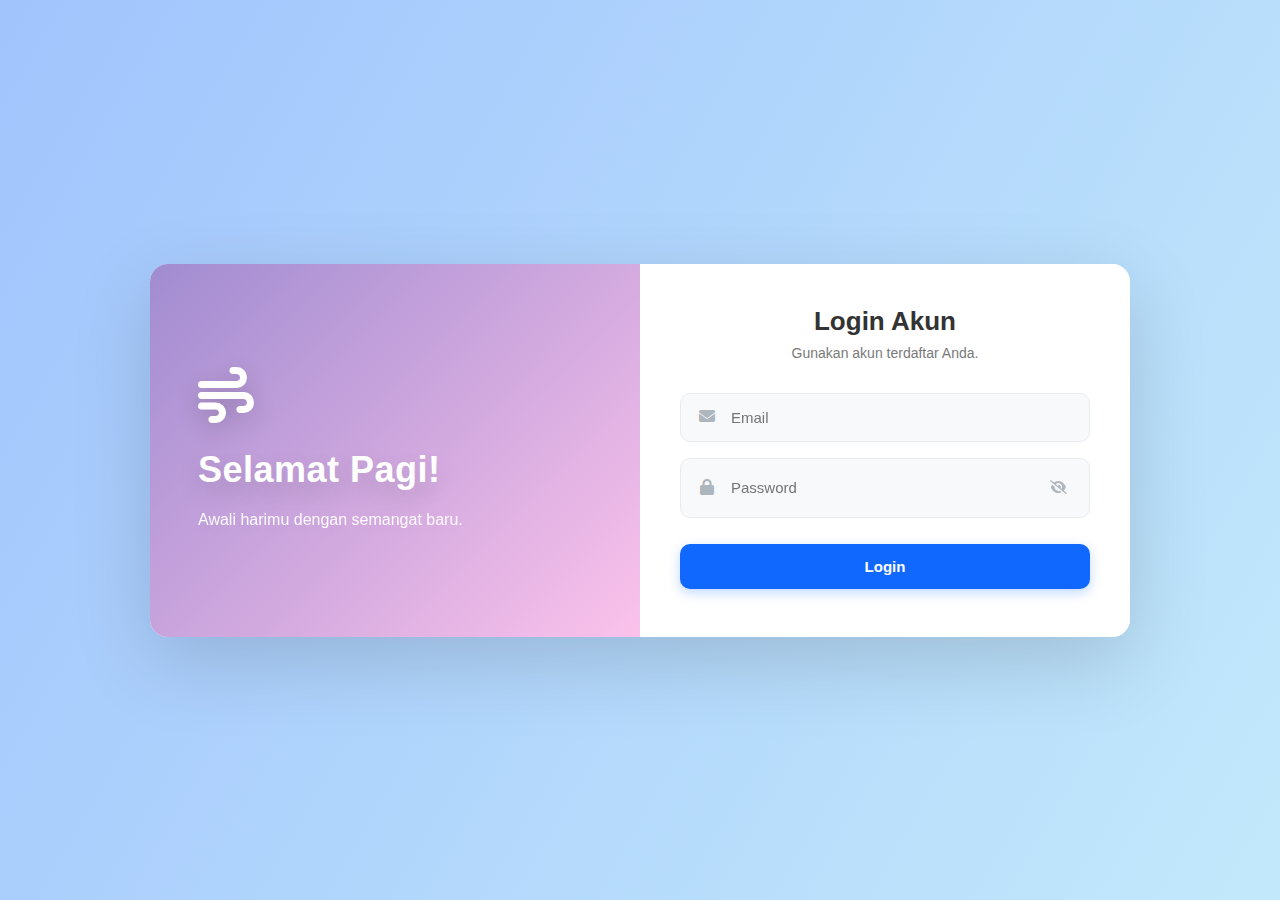
<file: login.html>
<!DOCTYPE html>
<html lang="id">

<head>
  <meta charset="UTF-8" />
  <meta name="viewport" content="width=device-width, initial-scale=1.0" />
  <title>Login Admin - Survey Kependudukan</title>
  <link rel="stylesheet" href="https://cdnjs.cloudflare.com/ajax/libs/font-awesome/6.4.0/css/all.min.css" />
  <link rel="stylesheet" href="assets/css/login.css?v=1.1" />
</head>

<body>
  <div class="login-bg">
    <div class="login-card">
      <div class="login-left">
        <div class="brand-icon"><i class="fas fa-wind"></i></div>
        <h1 id="greetingTitle">Selamat Datang!</h1>
        <p id="greetingSubtitle">Selesaikan tugasmu dan nikmati sisa harimu.</p>
      </div>
      <div class="login-right">
        <h2>Login Akun</h2>
        <p class="muted">Gunakan akun terdaftar Anda.</p>

        <form action="auth/login.php" method="post" class="login-form">
          <label class="input-wrap">
            <span class="icon"><i class="fas fa-envelope"></i></span>
            <input type="email" name="username" placeholder="Email" required />
          </label>

          <label class="input-wrap">
            <span class="icon"><i class="fas fa-lock"></i></span>
            <input type="password" name="password" id="passwordInput" placeholder="Password" required />
            <button type="button" class="toggle" id="togglePassword" aria-label="Tampilkan/Sembunyikan Password">
              <i class="fas fa-eye-slash"></i>
            </button>
          </label>

          <div class="error" id="errorMsg">&nbsp;</div>

          <button class="btn-primary" type="submit">Login</button>
        </form>
      </div>
    </div>
  </div>

  <script src="assets/js/login.js?v=1.1"></script>
  <script>
    // Display error from redirect parameter if present
    const params = new URLSearchParams(location.search);
    const err = params.get('error');
    if (err) {
      const box = document.getElementById('errorMsg');
      box.textContent = err;
      box.classList.add('show');
    }
  </script>
</body>

</html>
</file>
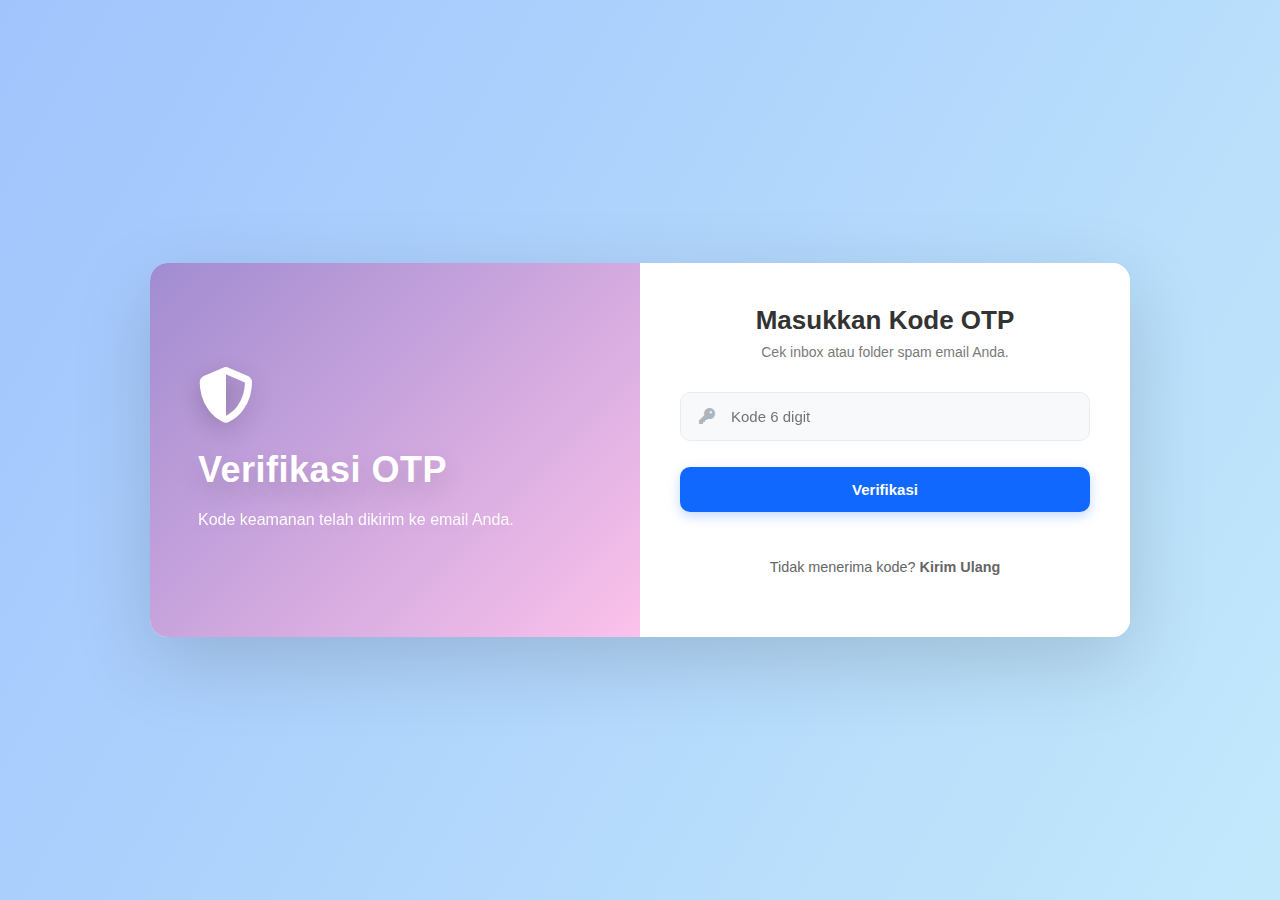
<file: otp_verify.html>
<!DOCTYPE html>
<html lang="id">

<head>
    <meta charset="UTF-8" />
    <meta name="viewport" content="width=device-width, initial-scale=1.0" />
    <title>Verifikasi OTP - Survey Kependudukan</title>
    <link rel="stylesheet" href="https://cdnjs.cloudflare.com/ajax/libs/font-awesome/6.4.0/css/all.min.css" />
    <link rel="stylesheet" href="assets/css/login.css" />
</head>

<body>
    <div class="login-bg">
        <div class="login-card">
            <div class="login-left">
                <div class="brand-icon"><i class="fas fa-shield-alt"></i></div>
                <h1>Verifikasi OTP</h1>
                <p>Kode keamanan telah dikirim ke email Anda.</p>
            </div>
            <div class="login-right">
                <h2>Masukkan Kode OTP</h2>
                <p class="muted">Cek inbox atau folder spam email Anda.</p>

                <form action="auth/verify_otp.php" method="post" class="login-form">
                    <label class="input-wrap">
                        <span class="icon"><i class="fas fa-key"></i></span>
                        <input type="text" name="otp" placeholder="Kode 6 digit" maxlength="6" pattern="[0-9]{6}"
                            required autocomplete="off" />
                    </label>

                    <div class="error" id="errorMsg">&nbsp;</div>

                    <button class="btn-primary" type="submit">Verifikasi</button>

                    <div style="text-align: center; margin-top: 1rem;">
                        <p style="font-size: 0.9rem; color: #666;">Tidak menerima kode? <a href="auth/resend_otp.php"
                                style="color: var(--primary-color); text-decoration: none; font-weight: 600;">Kirim
                                Ulang</a></p>
                    </div>
                </form>
            </div>
        </div>
    </div>

    <script src="assets/js/login.js"></script>
    <script>
        const params = new URLSearchParams(location.search);
        const err = params.get('error');
        const msg = params.get('msg');

        const box = document.getElementById('errorMsg');

        if (err) {
            box.textContent = err;
            box.classList.add('show');
        } else if (msg) {
            box.textContent = msg;
            box.style.color = 'green';
            box.style.backgroundColor = '#e8f5e9';
            box.style.borderColor = '#c8e6c9';
            box.classList.add('show');
        }
    </script>
</body>

</html>
</file>
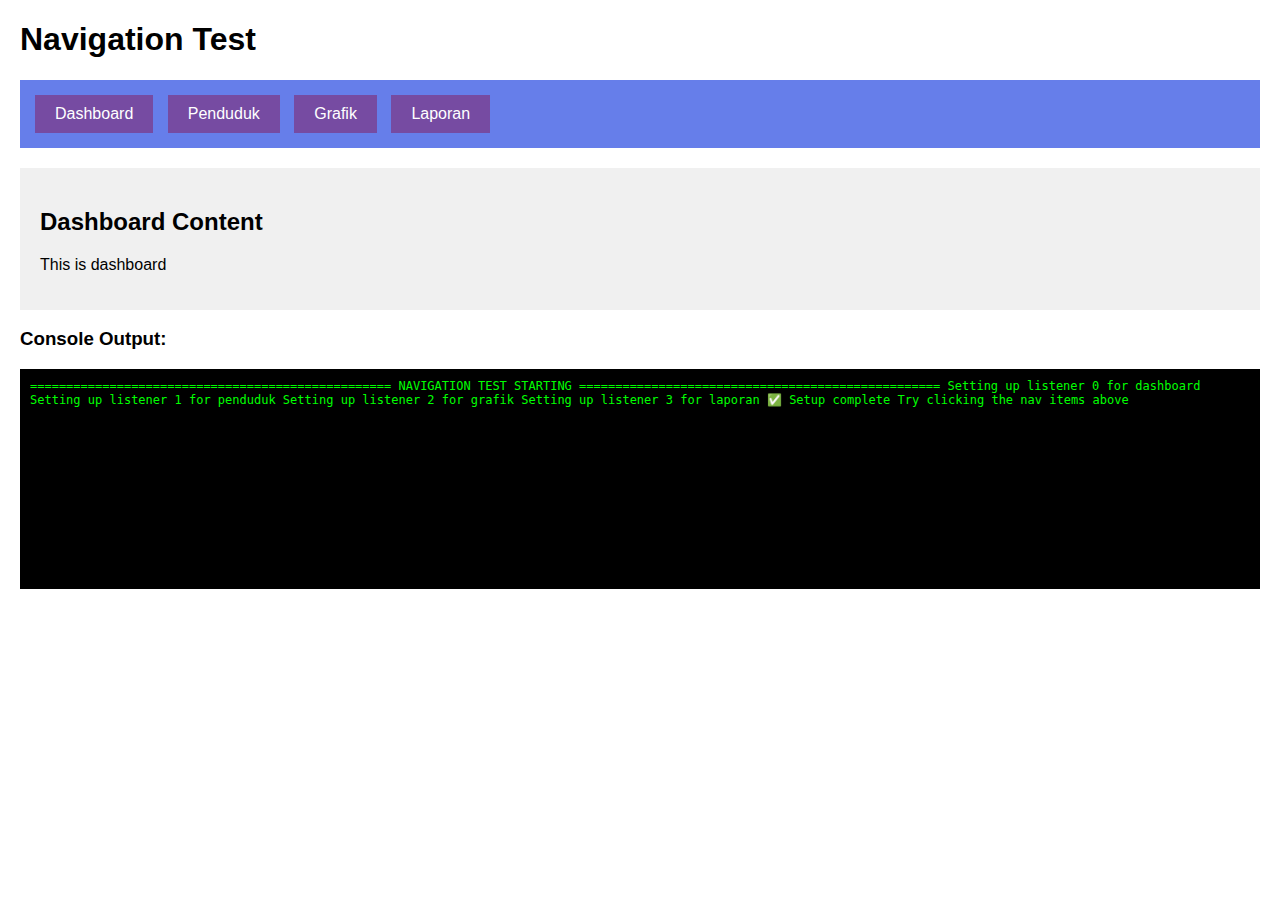
<file: test-navigation.html>
<!DOCTYPE html>
<html lang="id">
<head>
    <meta charset="UTF-8">
    <meta name="viewport" content="width=device-width, initial-scale=1.0">
    <title>Navigation Test</title>
    <style>
        body { font-family: Arial; margin: 20px; }
        .nav { background: #667eea; padding: 10px; margin-bottom: 20px; }
        .nav-item { background: #764ba2; color: white; padding: 10px 20px; margin: 5px; cursor: pointer; display: inline-block; }
        .nav-item.active { background: #43e97b; }
        .menu { display: none; padding: 20px; background: #f0f0f0; margin: 10px 0; }
        .menu.active { display: block; }
        .console { background: #000; color: #0f0; padding: 10px; height: 200px; overflow: auto; font-family: monospace; font-size: 12px; }
    </style>
</head>
<body>
    <h1>Navigation Test</h1>
    
    <div class="nav">
        <div class="nav-item" data-menu="dashboard">Dashboard</div>
        <div class="nav-item" data-menu="penduduk">Penduduk</div>
        <div class="nav-item" data-menu="grafik">Grafik</div>
        <div class="nav-item" data-menu="laporan">Laporan</div>
    </div>
    
    <div id="dashboardMenu" class="menu active">
        <h2>Dashboard Content</h2>
        <p>This is dashboard</p>
    </div>
    <div id="pendudukMenu" class="menu">
        <h2>Penduduk Content</h2>
        <p>This is penduduk data</p>
    </div>
    <div id="grafikMenu" class="menu">
        <h2>Grafik Content</h2>
        <p>This is grafik charts</p>
    </div>
    <div id="laporanMenu" class="menu">
        <h2>Laporan Content</h2>
        <p>This is laporan form</p>
    </div>
    
    <h3>Console Output:</h3>
    <div id="console" class="console"></div>
    
    <script>
        // Simple test setup
        const consoleEl = document.getElementById('console');
        const originalLog = console.log;
        
        // Redirect console to div
        console.log = function(...args) {
            originalLog.apply(console, args);
            const msg = args.map(a => typeof a === 'object' ? JSON.stringify(a) : a).join(' ');
            consoleEl.innerHTML += msg + '\n';
            consoleEl.scrollTop = consoleEl.scrollHeight;
        };
        
        console.log('='.repeat(50));
        console.log('NAVIGATION TEST STARTING');
        console.log('='.repeat(50));
        
        // Setup click handlers
        document.querySelectorAll('.nav-item').forEach((item, idx) => {
            console.log(`Setting up listener ${idx} for ${item.dataset.menu}`);
            
            item.onclick = function(e) {
                e.preventDefault();
                const menuType = this.dataset.menu;
                console.log(`🔴 CLICKED: ${menuType}`);
                
                // Hide all
                document.querySelectorAll('.menu').forEach(m => m.classList.remove('active'));
                document.querySelectorAll('.nav-item').forEach(n => n.classList.remove('active'));
                
                // Show current
                this.classList.add('active');
                document.getElementById(menuType + 'Menu').classList.add('active');
                
                console.log(`✅ Menu changed to ${menuType}`);
            };
        });
        
        console.log('✅ Setup complete');
        console.log('Try clicking the nav items above');
    </script>
</body>
</html>
</file>
<file: assets/css/login.css>
* {
  box-sizing: border-box
}

html,
body {
  height: 100%
}

body {
  margin: 0;
  font-family: 'Segoe UI', Tahoma, Geneva, Verdana, sans-serif;
  color: #2f2f2f
}

:root {
  /* Default Fallback (Pink/Original) */
  --bg-theme: linear-gradient(180deg, #f7a9a5 0%, #f3a4a4 60%, #f1a1a4 100%);
  --sidebar-theme: linear-gradient(180deg, #f8b5b7 0%, #f7c7c8 100%);
  /* Slightly lighter for contrast if needed, or same */
}

/* Dynamic Themes */
/* Dynamic Themes */
.theme-pagi {
  /* Fresh Morning: Soft light blue to warm yellow/orange */
  --bg-theme: linear-gradient(120deg, #a1c4fd 0%, #c2e9fb 100%);
  --sidebar-theme: linear-gradient(135deg, #a18cd1 0%, #fbc2eb 100%);
}

.theme-siang {
  /* Bright Day: Vivid Blue to Cyan */
  --bg-theme: linear-gradient(120deg, #89f7fe 0%, #66a6ff 100%);
  --sidebar-theme: linear-gradient(135deg, #4facfe 0%, #00f2fe 100%);
}

.theme-sore {
  /* Sunset: Orange, Pink, Purple */
  --bg-theme: linear-gradient(120deg, #f6d365 0%, #fda085 100%);
  --sidebar-theme: linear-gradient(135deg, #ff9a9e 0%, #fad0c4 99%, #fad0c4 100%);
}

.theme-malam {
  /* Night: Deep Blue, Indigo, Dark nuances */
  --bg-theme: linear-gradient(120deg, #232526 0%, #414345 100%);
  --sidebar-theme: linear-gradient(135deg, #0f2027 0%, #203a43 50%, #2c5364 100%);
}

.login-bg {
  min-height: 100vh;
  background: var(--bg-theme);
  display: flex;
  align-items: center;
  justify-content: center;
  padding: 24px;
  transition: background 0.5s ease;
  /* Smooth transition */
}

.login-card {
  width: 100%;
  max-width: 980px;
  background: rgba(255, 255, 255, 0.85);
  /* Slightly less transparent for cleaner look */
  backdrop-filter: blur(10px);
  border-radius: 18px;
  box-shadow: 0 25px 80px rgba(0, 0, 0, 0.15);
  display: grid;
  grid-template-columns: 1fr 1fr;
  overflow: hidden;
}

.login-left {
  background: var(--sidebar-theme);
  padding: 56px 48px;
  color: #fff;
  position: relative;
  transition: background 0.5s ease;
  display: flex;
  flex-direction: column;
  justify-content: center;
  /* Center content vertically */
}

.login-left .brand-icon {
  font-size: 56px;
  line-height: 1;
  margin-bottom: 24px;
  text-shadow: 0 8px 24px rgba(0, 0, 0, 0.2);
}

.login-left h1 {
  font-size: 36px;
  margin: 0 0 16px;
  font-weight: 800;
  letter-spacing: 0.5px;
  text-shadow: 0 10px 26px rgba(0, 0, 0, 0.15);
}

.login-left p {
  margin: 0;
  font-size: 16px;
  opacity: 0.95;
  line-height: 1.6;
  text-shadow: 0 6px 18px rgba(0, 0, 0, 0.15);
}

.login-right {
  background: #fff;
  padding: 42px 40px 48px;
  display: flex;
  flex-direction: column;
  justify-content: center;
}

.login-right h2 {
  margin: 0 0 8px;
  font-size: 26px;
  text-align: center;
  color: #333;
}

.login-right .muted {
  margin: 0 0 32px;
  text-align: center;
  color: #7a7a7a;
  font-size: 14px;
}

.login-form {
  display: flex;
  flex-direction: column;
  gap: 16px;
}

.input-wrap {
  display: flex;
  align-items: center;
  gap: 12px;
  background: #f8f9fa;
  border: 1px solid #e9ecef;
  border-radius: 10px;
  padding: 14px 16px;
  position: relative;
  transition: border-color 0.2s, box-shadow 0.2s;
}

.input-wrap:focus-within {
  border-color: #1168ff;
  box-shadow: 0 0 0 3px rgba(17, 104, 255, 0.1);
  background: #fff;
}

.input-wrap .icon {
  color: #adb5bd;
  min-width: 20px;
  text-align: center;
}

.input-wrap input {
  border: none;
  outline: none;
  font-size: 15px;
  flex: 1;
  background: transparent;
  color: #495057;
}

.input-wrap .toggle {
  border: none;
  background: transparent;
  color: #adb5bd;
  width: 30px;
  height: 30px;
  display: inline-flex;
  align-items: center;
  justify-content: center;
  cursor: pointer;
  padding: 0;
}

.input-wrap .toggle:hover {
  color: #495057;
}

.btn-primary {
  width: 100%;
  padding: 14px 16px;
  border: none;
  border-radius: 10px;
  background: #1168ff;
  color: #fff;
  font-weight: 600;
  font-size: 15px;
  cursor: pointer;
  box-shadow: 0 4px 12px rgba(17, 104, 255, 0.25);
  transition: transform 0.15s ease, box-shadow 0.2s ease, background 0.2s;
  margin-top: 10px;
}

.btn-primary:hover {
  background: #0056e3;
  transform: translateY(-1px);
  box-shadow: 0 8px 18px rgba(17, 104, 255, 0.35);
}

.error {
  min-height: 20px;
  color: #e03131;
  font-size: 13px;
  text-align: center;
  opacity: 0;
  transition: opacity 0.2s ease;
  background: #fff5f5;
  padding: 8px;
  border-radius: 6px;
  margin-top: -8px;
  display: none;
  /* Hidden by default */
}

.error.show {
  opacity: 1;
  display: block;
}

@media (max-width: 860px) {
  .login-card {
    grid-template-columns: 1fr
  }

  .login-left {
    display: none
  }

  .login-right {
    padding: 36px 24px
  }
}
</file>
